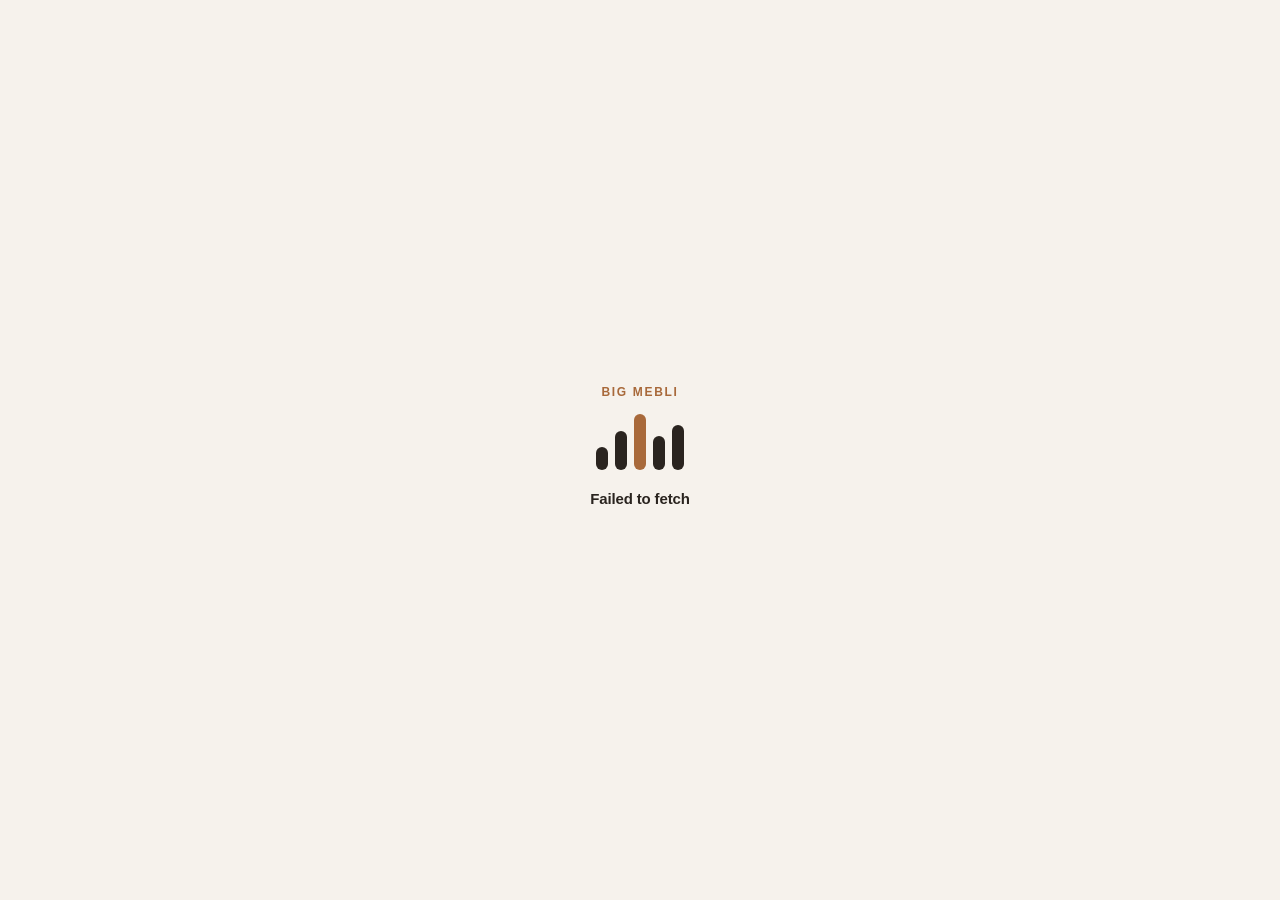
<file: index.html>
<!doctype html>
<html lang="uk">
<head>
<meta charset="utf-8">
<meta name="viewport" content="width=device-width, initial-scale=1">
<title>Big Mebli</title>
<script src="https://telegram.org/js/telegram-web-app.js"></script>
<script src="theme.js"></script>
<link rel="stylesheet" href="style.css">
<link rel="stylesheet" href="bento.css">
</head>
<body>
<script src="common.js"></script>
<script src="nav.js"></script>
<script>
const L = loader('Відкриваю дашборд…');
api('me').then(() => location.replace('dashboard.html')).catch(e => L.fail(e.message));
</script>
</body>
</html>
</file>
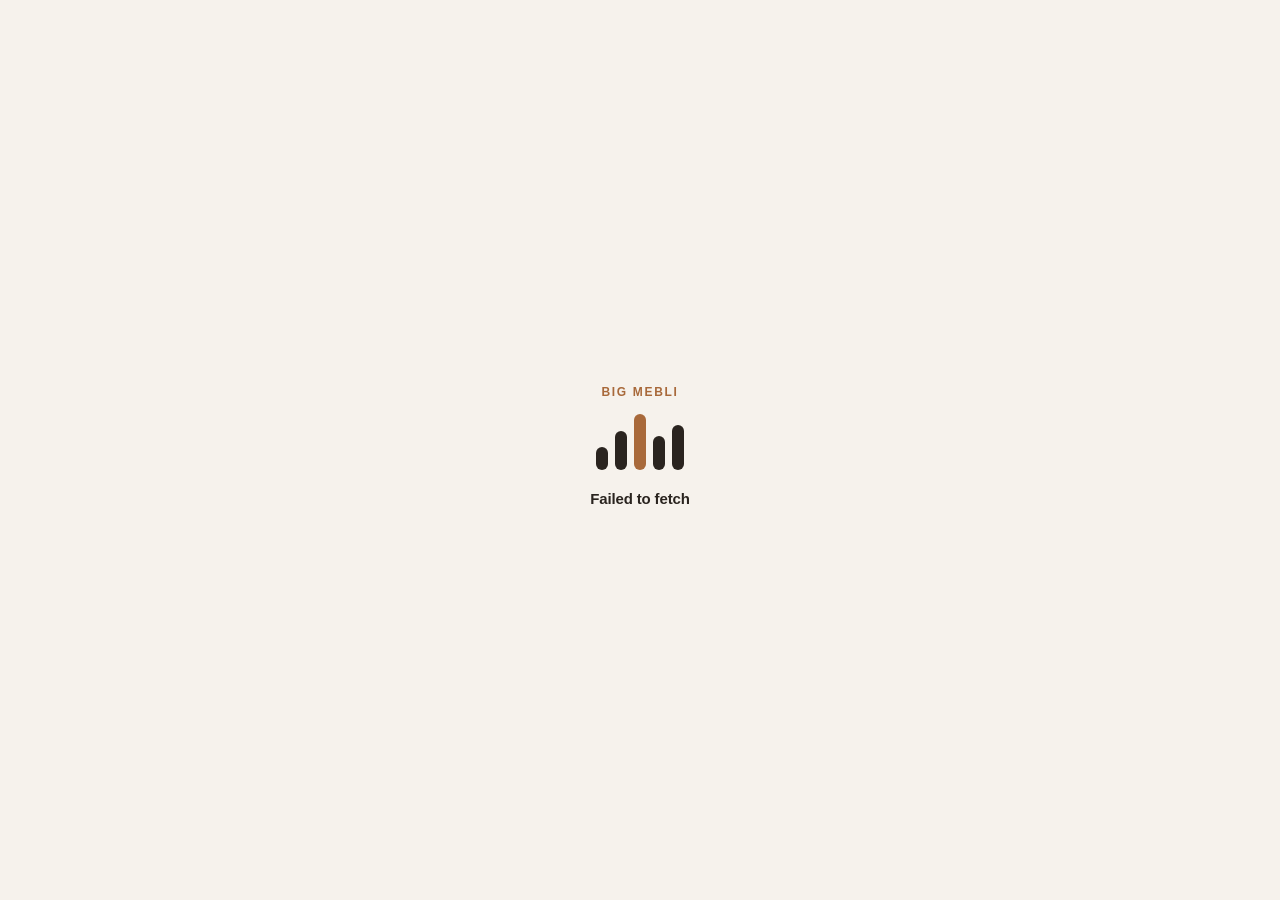
<file: dashboard.html>
<!doctype html>
<html lang="uk">
<head>
<meta charset="utf-8">
<meta name="viewport" content="width=device-width, initial-scale=1">
<title>Конкуренти · Reels</title>
<script src="https://telegram.org/js/telegram-web-app.js"></script>
<script src="theme.js"></script>
<link rel="stylesheet" href="style.css">
<link rel="stylesheet" href="bento.css">
<style>
.hm{display:grid;gap:4px;font-size:11.5px;margin-top:12px}
.hm .c{border-radius:10px;min-height:40px;display:flex;align-items:center;justify-content:center;font-weight:700}
.hm .h{color:var(--hint);display:flex;align-items:flex-end;justify-content:center;text-align:center;line-height:1.15;padding-bottom:4px;font-size:10.5px}
.hm .r{color:var(--text2);display:flex;align-items:center;line-height:1.2;font-size:12px}
.steps{display:grid;gap:8px;margin-top:12px;position:relative}
.steps>div{display:grid;grid-template-columns:26px 1fr auto;gap:10px;align-items:center;background:rgba(255,255,255,.07);border-radius:14px;padding:10px 12px}
.steps i{font-style:normal;width:26px;height:26px;border-radius:50%;background:var(--accent);color:#fff;display:flex;align-items:center;justify-content:center;font-weight:700;font-size:12px}
.steps b{font-size:14px}.steps small{display:block;font-size:11px;color:rgba(246,239,230,.6)}
.steps span{font-size:12px;font-weight:700;color:var(--accent)}
.nums{display:grid;gap:12px;margin-top:12px;counter-reset:i;padding:0;list-style:none}
.nums li{display:grid;grid-template-columns:24px 1fr;gap:10px;font-size:14px;line-height:1.5}
.nums li::before{counter-increment:i;content:counter(i);font-weight:800;font-size:18px;color:var(--accent)}
[data-tab]{display:none}[data-tab].show{display:contents}
</style>
</head>
<body>
<div class="page">
  <div class="head"><div><div class="brand">Big Mebli · конкуренти</div><h1 id="hi">Добрий день</h1><p id="sum">Завантажую дані…</p></div><div class="avatar" id="ava">BM</div></div>
  <div class="chips2" id="seg"><button data-t="o" class="on">Огляд</button><button data-t="f">Формати й хуки</button><button data-t="r">Рилси</button></div>
  <div class="err" id="err" hidden></div>

  <div class="bento">
    <!-- ОГЛЯД -->
    <div data-tab="o">
      <div class="t kpi2"><div class="top"><div class="ico">🎬</div><span id="b1"></span></div><div class="lbl">Рилсів за 90 днів</div><div class="num" id="k1">—</div><div class="cmp" id="c1"></div></div>
      <div class="t kpi2"><div class="top"><div class="ico">🔥</div><span id="b2"></span></div><div class="lbl">Хітів від 3× медіани</div><div class="num" id="k2">—</div><div class="cmp" id="c2"></div></div>
      <div class="t kpi2"><div class="top"><div class="ico">🏆</div></div><div class="lbl">Рекорд</div><div class="num" id="k3">—</div><div class="cmp" id="c3"></div></div>
      <div class="t kpi2"><div class="top"><div class="ico">👀</div></div><div class="lbl">Медіана переглядів</div><div class="num" id="k4">—</div><div class="cmp">типовий рилс конкурента</div></div>

      <div class="t tan w2"><span class="sh" data-shape="plus"></span><h4>Формати</h4><div class="muted">У скільки разів вище за звичайний результат автора</div><div class="row3" id="fRow"></div><div id="fBars" style="margin-top:8px"></div><div class="say" id="fSay"></div></div>

      <div class="t esp w2"><span class="sh" data-shape="star"></span><h4>Формула хіта</h4><div class="muted">Що найчастіше мають рилси від 3×</div><div class="steps" id="steps"></div><div class="say" id="stepSay"></div></div>

      <div class="t rose w2"><span class="sh" data-shape="heart"></span><h4>Ефект прийомів</h4><div class="muted">Наскільки рилси з прийомом сильніші, ніж без нього</div><div class="lst" id="lifts"></div><div class="say" id="liftSay"></div></div>

      <div class="t sage w2"><span class="sh" data-shape="tri"></span><h4>Тривалість</h4><div class="muted">Який хронометраж працює найкраще</div><div id="dur" style="margin-top:8px"></div><div class="say" id="durSay"></div></div>

      <div class="t w2"><h4>Конкуренти</h4><div class="muted">Розмір кола — медіана переглядів</div><div id="bub" style="margin-top:6px"></div><div class="lst" id="accList"></div></div>

      <div class="t w2"><h4>Головні висновки</h4><div class="muted">Сформовано автоматично</div><ol class="nums" id="ins"></ol></div>
    </div>

    <!-- ФОРМАТИ Й ХУКИ -->
    <div data-tab="f">
      <div class="t w2"><h4>Хуки серед хітів</h4><div class="muted">Яка перша секунда найчастіше в рилсах від 3×</div>
        <div style="display:flex;gap:14px;align-items:center;margin-top:10px"><div id="ring"></div><div style="flex:1;min-width:0" id="ringLeg"></div></div><div class="say" id="ringSay"></div></div>
      <div class="t tan w2"><span class="sh" data-shape="circle"></span><h4>Хук × формат</h4><div class="muted">Темніше — сильніше. У клітинці середнє «×»</div><div id="hm"></div><div class="say" id="hmSay"></div></div>
      <div class="t w2"><h4>Сила хуків</h4><div class="muted">Середнє «×» за типом хука</div><div id="hBars" style="margin-top:8px"></div></div>
      <div class="t w2"><h4>Динаміка по тижнях</h4><div class="muted">Скільки хітів з’являється щотижня</div><div id="wk" style="margin-top:8px"></div><div class="say" id="wkSay"></div></div>
    </div>

    <!-- РИЛСИ -->
    <div data-tab="r">
      <div class="t w4"><h4>Топ рилсів</h4><div class="muted">Торкніться, щоб відкрити в Instagram</div>
        <div class="bar"><select id="acc"><option value="">Усі акаунти</option></select><select id="fmtSel"><option value="">Усі формати</option></select></div>
        <div class="lst" id="list"></div></div>
    </div>
  </div>
</div>

<script src="common.js"></script>
<script src="nav.js"></script>
<script src="charts.js"></script>
<script>
enableBack();
const LD = loader('Завантажую аналітику…');
const $ = id => document.getElementById(id);
const n = v => Number(v) || 0;
const HIT = 3;
const FMT_ICON = {"до/після":"🔁","огляд тканини чи механізмів":"🧵","монтаж":"🔧","відгук клієнта":"💬","інтер'єр під метраж":"📐","огляд об'єкта з людиною":"🙋","тур без людини":"🎥","з чого складається ціна":"💰","виробництво":"🏭","порада/лайфхак":"💡"};
document.querySelectorAll('.sh').forEach(e => e.outerHTML = SHAPES[e.dataset.shape]);
const h = hello(); $('hi').textContent = h.text; $('ava').textContent = h.ini;
function showTab(t){if(t==='f'&&all.length)setTimeout(formats,0);document.querySelectorAll('[data-tab]').forEach(e=>e.classList.toggle('show',e.dataset.tab===t));document.querySelectorAll('#seg button').forEach(b=>b.classList.toggle('on',b.dataset.t===t));}
$('seg').onclick = e => { if (e.target.dataset.t) showTab(e.target.dataset.t); }; showTab('o');

let all = [];
const gAvg = (rows, key, min = 1) => { const g = {}; rows.filter(r => r[key]).forEach(r => (g[r[key]] = g[r[key]] || []).push(r._x));
  return Object.entries(g).filter(([, v]) => v.length >= min).map(([k, v]) => ({ k, v: avg(v), c: v.length })).sort((a, b) => b.v - a.v); };
const share = (rows, key) => { const g = {}; rows.filter(r => r[key]).forEach(r => g[r[key]] = (g[r[key]] || 0) + 1); const t = rows.filter(r => r[key]).length;
  return Object.entries(g).map(([k, c]) => ({ k, share: c / t, c })).sort((a, b) => b.c - a.c); };

api('reels').then(rows => {
  all = rows.map(r => ({ ...r, _x: n(r['x медіани']) }));
  if (!all.length) { $('sum').textContent = 'Даних ще немає. Запустіть блокнот у Colab.'; LD.done(); return; }
  overview(); list(); LD.done();
  [...new Set(all.map(r => r.account))].sort().forEach(a => $('acc').add(new Option('@' + a, a)));
  [...new Set(all.map(r => r['формат']).filter(Boolean))].sort().forEach(f => $('fmtSel').add(new Option(f, f)));
}).catch(e => { LD.fail(e.message); });

function overview() {
  const hits = all.filter(r => r._x >= HIT), accs = [...new Set(all.map(r => r.account))];
  const best = all.reduce((a, b) => b._x > a._x ? b : a);
  const now = Date.now(), d30 = r => now - new Date(String(r['дата']).slice(0, 10)) < 30 * 864e5, d60 = r => { const t = now - new Date(String(r['дата']).slice(0, 10)); return t >= 30 * 864e5 && t < 60 * 864e5; };
  const last = all.filter(d30).length, prev = all.filter(d60).length;
  $('k1').textContent = all.length; $('c1').textContent = `${accs.length} акаунтів · ${last} за 30 днів`; if (prev) $('b1').innerHTML = badge(last / prev - 1);
  $('k2').textContent = hits.length; $('c2').textContent = `${Math.round(hits.length / all.length * 100)}% від усіх рилсів`;
  const hl = hits.filter(d30).length, hp = hits.filter(d60).length; if (hp) $('b2').innerHTML = badge(hl / hp - 1);
  $('k3').textContent = fx(best._x); $('c3').textContent = '@' + best.account + ' · ' + fk(n(best['перегляди']));
  $('k4').textContent = fk(median(all.map(r => n(r['перегляди']))));
  $('sum').textContent = `${accs.length} конкурентів, ${all.length} рилсів, ${hits.length} хітів. Оновлено ${String(all[0]['оновлено'] || '').slice(0, 16)}.`;

  // формати
  const F = gAvg(all, 'формат');
  $('fRow').innerHTML = F.slice(0, 3).map(f => `<div><b>${fx(f.v)}</b><span>${esc(f.k.length > 14 ? f.k.slice(0, 13) + '…' : f.k)}</span></div>`).join('');
  $('fBars').innerHTML = vbars(F.map(f => ({ k: f.k, short: (FMT_ICON[f.k] || '•'), v: f.v, tip: `${f.k}: ${fx(f.v)}, ${f.c} рилс.` })), { fmt: fx, ref: 1, refLabel: '1×', h: 140, W: $('fBars').clientWidth });
  if (F.length > 1) $('fSay').innerHTML = `<b>${esc(F[0].k)}</b> дає ${fx(F[0].v)}, це у ${(F[0].v / Math.max(F[F.length - 1].v, .01)).toFixed(1).replace('.', ',')} раза більше за «${esc(F[F.length - 1].k)}».`;

  // формула
  const base = hits.length ? hits : [...all].sort((a, b) => b._x - a._x).slice(0, 10);
  const H = share(base, 'тип хука')[0], Fm = share(base, 'формат')[0], C = share(base.filter(r => r['заклик'] && r['заклик'] !== 'немає'), 'заклик')[0];
  const st = (i, l, o) => `<div><i>${i}</i><div><small>${l}</small><b>${o ? esc(o.k) : '—'}</b></div><span>${o ? Math.round(o.share * 100) + '%' : ''}</span></div>`;
  $('steps').innerHTML = st(1, 'Хук', H) + st(2, 'Формат', Fm) + st(3, 'Заклик', C);
  $('stepSay').innerHTML = H && Fm ? `Наш наступний ролик: «${esc(H.k)}» на початку, формат «${esc(Fm.k)}»${C ? `, наприкінці «${esc(C.k)}»` : ''}.` : 'Потрібен розбір Drex.';

  // ефект прийомів
  const defs = [['ціна в ролику', 'Ціна в ролику', '💰'], ['людина в кадрі', 'Людина в кадрі', '🙋'], ['ЖК/район', 'ЖК або район', '📍'], ['сила хука', 'Сильний хук', '🪝', v => v === 'сильний', v => v && v !== 'сильний']];
  const L = defs.map(([k, l, ic, y, no]) => { y = y || (v => v === 'так'); no = no || (v => v === 'ні');
    const a = all.filter(r => y(r[k])).map(r => r._x), b = all.filter(r => no(r[k])).map(r => r._x);
    return { l, ic, ok: a.length > 1 && b.length > 1, lift: avg(a) / Math.max(avg(b), .01) - 1, a: avg(a), b: avg(b), ca: a.length }; }).filter(x => x.ok).sort((p, q) => q.lift - p.lift);
  $('lifts').innerHTML = L.map(x => `<div class="li"><div class="ico">${x.ic}</div><div><b>${x.l}</b><small>${fx(x.a)} проти ${fx(x.b)} без</small></div>${badge(x.lift)}</div>`).join('') || '<div class="muted">Потрібен розбір Drex</div>';
  if (L.length) $('liftSay').innerHTML = L[0].lift > 0 ? `Додавайте <b>${L[0].l.toLowerCase()}</b>: це дає ${pct(L[0].lift)} до результату.` : 'Жоден прийом поки не дає явної переваги.';

  // тривалість
  const DB = [['до 15с', 0, 15], ['15–30с', 15, 30], ['30–60с', 30, 60], ['60+с', 60, 1e9]].map(([k, a, b]) => { const v = all.filter(r => n(r['тривалість']) >= a && n(r['тривалість']) < b && n(r['тривалість']) > 0).map(r => r._x); return { k, v: avg(v), c: v.length }; }).filter(d => d.c);
  $('dur').innerHTML = vbars(DB.map(d => ({ ...d, tip: `${d.k}: ${fx(d.v)}, ${d.c} рилс.` })), { fmt: fx, ref: 1, refLabel: '1×', h: 130, bw: 26, W: $('dur').clientWidth });
  const bd = [...DB].sort((a, b) => b.v - a.v)[0]; if (bd) $('durSay').innerHTML = `Оптимум — <b>${bd.k}</b> (${fx(bd.v)}).`;

  // конкуренти
  const A = accs.map(a => { const l = all.filter(r => r.account === a); return { a, med: n(l[0]['медіана акаунта']), hits: l.filter(r => r._x >= HIT).length, best: Math.max(...l.map(r => r._x)) }; }).sort((p, q) => q.med - p.med);
  $('bub').innerHTML = bubbles(A.map(x => ({ v: x.med, label: fk(x.med), tip: `@${x.a}: медіана ${fk(x.med)}, хітів ${x.hits}` })), { W: $('bub').clientWidth });
  $('accList').innerHTML = A.slice(0, 5).map((x, i) => `<div class="li"><div class="ico">${i + 1}</div><div><b>@${esc(x.a)}</b><small>хітів ${x.hits} · рекорд ${fx(x.best)}</small></div><span class="pill${i === 0 ? ' acc' : ''}">${fk(x.med)}</span></div>`).join('');

  // висновки
  const ins = [];
  if (F.length) ins.push(`Найсильніший формат — <b>${esc(F[0].k)}</b> (${fx(F[0].v)}).`);
  const HK = gAvg(all, 'тип хука', 2); if (HK.length) ins.push(`Найкраще чіпляє хук «<b>${esc(HK[0].k)}</b>» (${fx(HK[0].v)}).`);
  if (L.length && L[0].lift > 0) ins.push(`${L[0].l}: такі рилси на <b>${pct(L[0].lift)}</b> сильніші.`);
  if (bd) ins.push(`Найкраща тривалість — <b>${bd.k}</b>.`);
  const ah = [...A].sort((p, q) => q.hits - p.hits)[0]; if (ah && ah.hits) ins.push(`Найбільше хітів у <b>@${esc(ah.a)}</b> (${ah.hits}). Розберіть їхні ролики першими.`);
  $('ins').innerHTML = ins.map(t => `<li><span>${t}</span></li>`).join('');
}

function formats() {
  const hits = all.filter(r => r._x >= HIT && r['тип хука']); const S = share(hits.length ? hits : all, 'тип хука');
  $('ring').innerHTML = rings(S, { size: 140 }); $('ringLeg').innerHTML = ringLegend(S);
  if (S[0]) $('ringSay').innerHTML = `Кожен ${Math.max(1, Math.round(1 / S[0].share))}-й хіт починається з «<b>${esc(S[0].k)}</b>».`;
  const hooks = gAvg(all, 'тип хука').slice(0, 4).map(d => d.k), fmts = gAvg(all, 'формат').slice(0, 4).map(d => d.k);
  if (hooks.length && fmts.length) {
    const cell = {}; let mx = 0, best = '';
    all.forEach(r => { const k = r['тип хука'] + '|' + r['формат']; if (hooks.includes(r['тип хука']) && fmts.includes(r['формат'])) (cell[k] = cell[k] || []).push(r._x); });
    Object.entries(cell).forEach(([k, v]) => { if (avg(v) > mx) { mx = avg(v); best = k; } });
    let s = `<div class="hm" style="grid-template-columns:80px repeat(${fmts.length},1fr)"><div></div>` + fmts.map(f => `<div class="h">${esc(f)}</div>`).join('');
    hooks.forEach(k => { s += `<div class="r">${esc(k)}</div>`; fmts.forEach(f => { const v = cell[k + '|' + f]; if (!v) { s += '<div class="c" style="background:var(--tile);color:var(--hint)">·</div>'; return; }
      const t = Math.min(avg(v) / mx, 1); s += `<div class="c" data-tip="${esc(k)} + ${esc(f)}: ${fx(avg(v))}, ${v.length} рилс." style="background:color-mix(in oklab,var(--esp) ${Math.round(8 + t * 84)}%,var(--tile));color:${t > .5 ? 'var(--esp-text)' : 'var(--text)'}">${fx(avg(v))}</div>`; }); });
    $('hm').innerHTML = s + '</div>'; const [bh, bf] = best.split('|'); $('hmSay').innerHTML = `Найсильніше: <b>${esc(bh)}</b> + <b>${esc(bf)}</b> (${fx(mx)}). Крапки — ніша, яку ніхто не зайняв.`;
  }
  const HK = gAvg(all, 'тип хука'); $('hBars').innerHTML = vbars(HK.map(x => ({ k: x.k, short: x.k.split(' ')[0].slice(0, 7), v: x.v, tip: `${x.k}: ${fx(x.v)}` })), { fmt: fx, ref: 1, refLabel: '1×', h: 150, W: $('hBars').clientWidth });
  const wk = d => { const t = new Date(String(d).slice(0, 10)); if (isNaN(t)) return null; t.setDate(t.getDate() - ((t.getDay() + 6) % 7)); return t.toISOString().slice(0, 10); };
  const g = {}; all.forEach(r => { const w = wk(r['дата']); if (w) { g[w] = g[w] || [0, 0]; g[w][0]++; if (r._x >= HIT) g[w][1]++; } });
  const W = Object.keys(g).sort().slice(-10);
  $('wk').innerHTML = vbars(W.map(w => ({ k: w, short: w.slice(8) + '.' + w.slice(5, 7), v: g[w][1], tip: `Тиждень з ${w.slice(8)}.${w.slice(5, 7)}: ${g[w][0]} рилс., хітів ${g[w][1]}` })), { fmt: v => v + ' хіт.', h: 140, W: $('wk').clientWidth });
  $('wkSay').innerHTML = `Конкуренти разом публікують ~<b>${Math.round(avg(W.map(w => g[w][0])))}</b> рилсів на тиждень.`;
}

['acc', 'fmtSel'].forEach(id => $(id).onchange = list);
function list() {
  const a = $('acc').value, f = $('fmtSel').value;
  const rows = all.filter(r => (!a || r.account === a) && (!f || r['формат'] === f)).sort((p, q) => q._x - p._x).slice(0, 30);
  $('list').innerHTML = rows.map(r => `<div class="li" style="cursor:pointer" onclick="tg ? tg.openLink('${esc(r.url)}') : open('${esc(r.url)}')">
    <div class="ico">${FMT_ICON[r['формат']] || '🎬'}</div>
    <div><b>${r['хук'] ? '«' + esc(r['хук']) + '»' : esc(r['тема'] || 'Без мови')}</b><small>@${esc(r.account)} · ${fk(n(r['перегляди']))} · ${esc(r['формат'] || '')}${r['тип хука'] ? ' · ' + esc(r['тип хука']) : ''}</small></div>
    <span class="pill${r._x >= HIT ? ' acc' : ''}">${fx(r._x)}</span></div>`).join('') || '<div class="muted">Нічого не знайдено</div>';
}
</script>
</body>
</html>
</file>
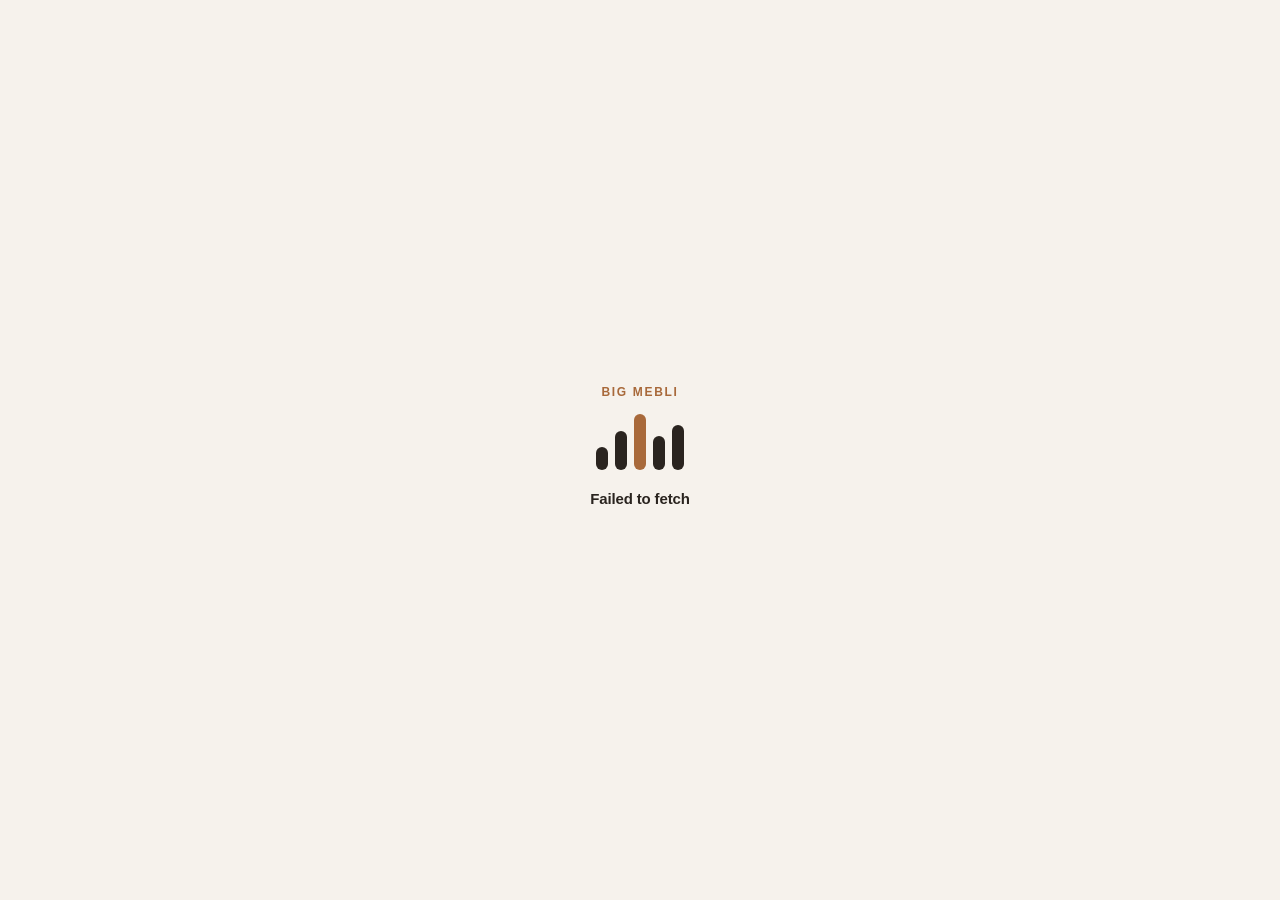
<file: ideas.html>
<!doctype html>
<html lang="uk">
<head>
<meta charset="utf-8">
<meta name="viewport" content="width=device-width, initial-scale=1">
<title>Банк ідей</title>
<script src="https://telegram.org/js/telegram-web-app.js"></script>
<script src="theme.js"></script>
<link rel="stylesheet" href="style.css">
<link rel="stylesheet" href="bento.css">
<style>body{padding:16px 16px 100px!important}</style>
</head>
<body>
<h1>💡 Банк ідей</h1>
<div class="tabs" id="tabs">
  <button data-t="hits" class="on">🔥 Хіти</button>
  <button data-t="Ідеї">Ідеї</button>
  <button data-t="У роботі">У роботі</button>
  <button data-t="Знято">Знято</button>
</div>
<form class="add" id="add" hidden>
  <input id="title" placeholder="Ідея: що знімаємо" required>
  <input id="hook" placeholder="Хук (перша фраза)">
  <select id="format">
    <option value="">Формат</option>
    <option>до/після</option><option>огляд тканини чи механізмів</option><option>монтаж</option>
    <option>відгук клієнта</option><option>інтер'єр під метраж</option><option>огляд об'єкта з людиною</option>
    <option>з чого складається ціна</option><option>виробництво</option><option>порада/лайфхак</option><option>інше</option>
  </select>
  <button class="btn" type="submit">+ Додати ідею</button>
</form>
<div class="hint" id="info">Завантажую…</div>
<div id="list"></div>
<div class="err" id="err" hidden></div>
<script src="common.js"></script>
<script src="nav.js"></script>
<script>
enableBack();
const LD = loader('Завантажую ідеї…');
const $ = id => document.getElementById(id);
const n = v => Number(v) || 0;
const NEXT = { 'Ідеї': 'У роботі', 'У роботі': 'Знято' };
const PREV = { 'У роботі': 'Ідеї', 'Знято': 'У роботі' };
let tab = 'hits', reels = [], ideas = [];

function fail(e) { if (document.getElementById('loader')) LD.fail(e.message); $('err').hidden = false; $('err').textContent = e.message; }
function load() {
  return Promise.all([api('reels'), api('ideas')]).then(([r, i]) => { reels = r; ideas = i; $('info').textContent = ''; render(); LD.done(); }).catch(fail);
}
load();

$('tabs').onclick = e => {
  if (!e.target.dataset.t) return;
  tab = e.target.dataset.t;
  [...$('tabs').children].forEach(b => b.classList.toggle('on', b === e.target));
  render();
};

function render() {
  $('add').hidden = tab !== 'Ідеї';
  if (tab === 'hits') {
    const used = new Set(ideas.map(i => i['джерело (url)']));
    const hits = reels.filter(r => n(r['x медіани']) >= 2).sort((a, b) => n(b['x медіани']) - n(a['x медіани']));
    $('list').innerHTML = hits.map((r, k) => `
      <div class="card">
        <div class="top"><span>@${esc(r.account)} · ${n(r['перегляди']).toLocaleString('uk')} перегл.</span><span class="x">×${n(r['x медіани']).toFixed(1)}</span></div>
        ${r['хук'] ? `<div class="hook">«${esc(r['хук'])}»</div>` : ''}
        <div>${esc(r['тема'])}</div>
        ${r['формат'] ? `<span class="tag">${esc(r['формат'])}</span>` : ''}
        <div class="row">
          ${used.has(r.url) ? '<span class="hint">✓ вже на дошці</span>' : `<button class="btn" onclick="fromHit(${k})">+ На дошку</button>`}
          <a class="btn ghost" href="${esc(r.url)}" onclick="tg && tg.openLink(this.href); return !tg;">Дивитись</a>
        </div>
      </div>`).join('') || '<div class="hint">Хітів (×2 і більше) поки немає. Запустіть блокнот у Colab.</div>';
    window._hits = hits;
  } else {
    const list = ideas.filter(i => i['статус'] === tab);
    $('list').innerHTML = list.map(i => `
      <div class="card">
        <div class="hook">${esc(i['назва'])}</div>
        ${i['хук'] ? `<div>«${esc(i['хук'])}»</div>` : ''}
        ${i['формат'] ? `<span class="tag">${esc(i['формат'])}</span>` : ''}
        <div class="hint">${esc(i['відповідальний'])}</div>
        <div class="row">
          ${PREV[tab] ? `<button class="btn ghost" onclick="move('${esc(i.id)}','${PREV[tab]}')">← ${PREV[tab]}</button>` : ''}
          ${NEXT[tab] ? `<button class="btn" onclick="move('${esc(i.id)}','${NEXT[tab]}')">${NEXT[tab]} →</button>` : ''}
          ${i['джерело (url)'] ? `<a class="btn ghost" href="${esc(i['джерело (url)'])}" onclick="tg && tg.openLink(this.href); return !tg;">Зразок</a>` : ''}
        </div>
      </div>`).join('') || '<div class="hint">Порожньо.</div>';
  }
}

function fromHit(k) {
  const r = window._hits[k];
  api('addIdea', { title: r['тема'] || 'Ідея з @' + r.account, source: r.url, format: r['формат'], hook: r['хук'] })
    .then(load).then(() => tg && tg.showAlert && tg.showAlert('Додано в «Ідеї»')).catch(fail);
}
function move(id, status) { api('moveIdea', { id, status }).then(load).catch(fail); }

$('add').onsubmit = e => {
  e.preventDefault();
  api('addIdea', { title: $('title').value, hook: $('hook').value, format: $('format').value })
    .then(() => { $('add').reset(); return load(); }).catch(fail);
};
</script>
</body>
</html>
</file>
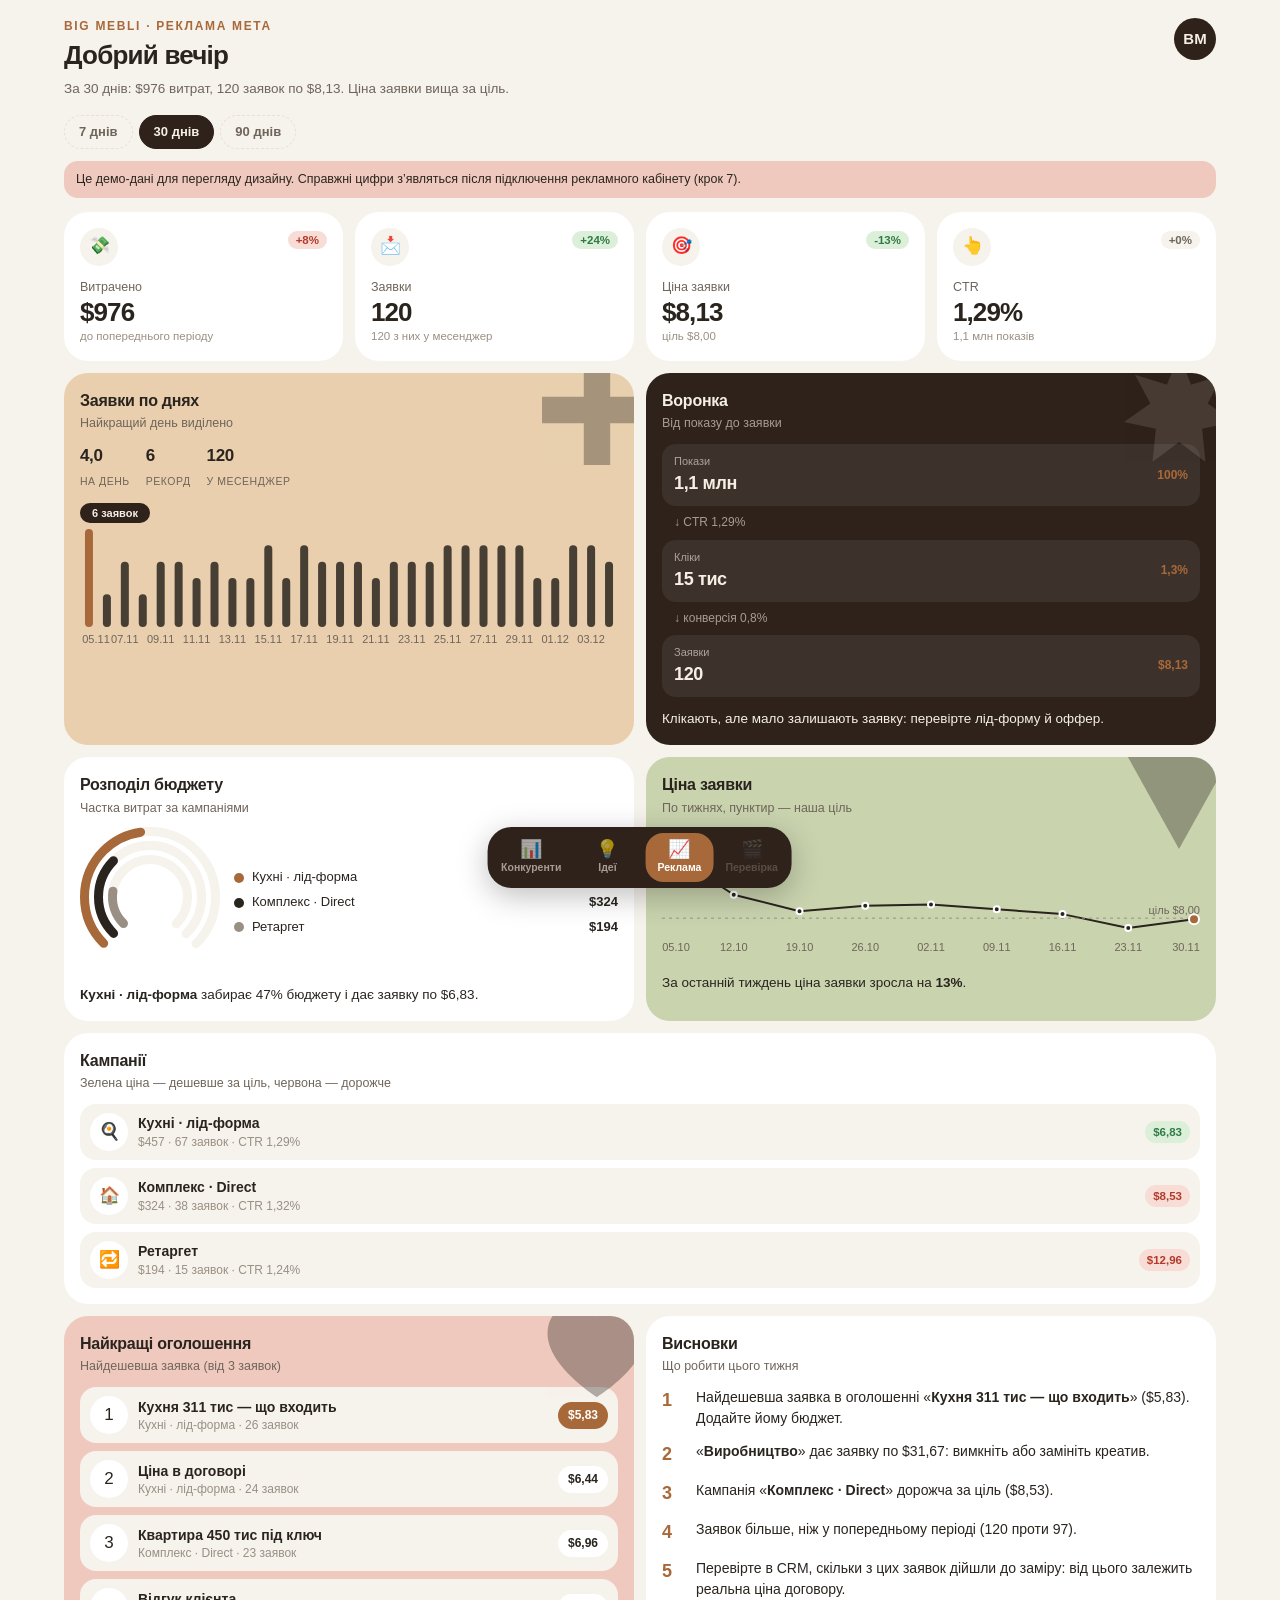
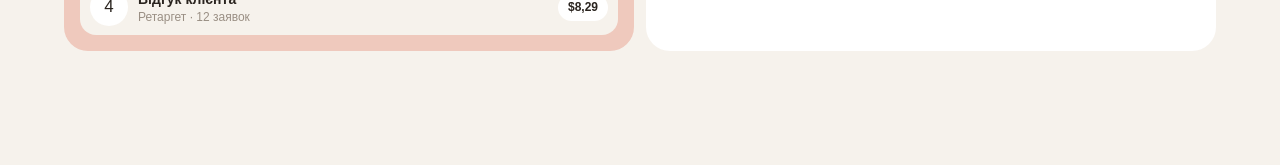
<file: ourads.html>
<!doctype html>
<html lang="uk">
<head>
<meta charset="utf-8">
<meta name="viewport" content="width=device-width, initial-scale=1">
<title>Наша реклама</title>
<script src="https://telegram.org/js/telegram-web-app.js"></script>
<script src="theme.js"></script>
<link rel="stylesheet" href="style.css">
<link rel="stylesheet" href="bento.css">
<style>
.steps{display:grid;gap:8px;margin-top:12px;position:relative}
.steps>div{display:grid;grid-template-columns:1fr auto;gap:10px;align-items:center;border-radius:14px;padding:10px 12px;background:rgba(255,255,255,.07)}
.steps b{font-size:18px;letter-spacing:-.02em}.steps small{display:block;font-size:11px;color:rgba(246,239,230,.6)}
.steps span{font-size:12px;font-weight:700;color:var(--accent)}
.steps>.cv{background:transparent;padding:0 12px;font-size:12px;color:rgba(246,239,230,.6)}
.nums{display:grid;gap:12px;margin-top:12px;counter-reset:i;padding:0;list-style:none}
.nums li{display:grid;grid-template-columns:24px 1fr;gap:10px;font-size:14px;line-height:1.5}
.nums li::before{counter-increment:i;content:counter(i);font-weight:800;font-size:18px;color:var(--accent)}
</style>
</head>
<body>
<div class="page">
  <div class="head"><div><div class="brand">Big Mebli · реклама Meta</div><h1 id="hi">Добрий день</h1><p id="sum">Завантажую дані…</p></div><div class="avatar" id="ava">BM</div></div>
  <div class="chips2" id="per"><button data-d="7">7 днів</button><button data-d="30" class="on">30 днів</button><button data-d="90">90 днів</button></div>
  <div class="demo" id="demo" hidden>Це демо-дані для перегляду дизайну. Справжні цифри з’являться після підключення рекламного кабінету (крок 7).</div>
  <div class="err" id="err" hidden></div>

  <div class="bento">
    <div class="t kpi2"><div class="top"><div class="ico">💸</div><span id="b1"></span></div><div class="lbl">Витрачено</div><div class="num" id="k1">—</div><div class="cmp">до попереднього періоду</div></div>
    <div class="t kpi2"><div class="top"><div class="ico">📩</div><span id="b2"></span></div><div class="lbl">Заявки</div><div class="num" id="k2">—</div><div class="cmp" id="c2"></div></div>
    <div class="t kpi2"><div class="top"><div class="ico">🎯</div><span id="b3"></span></div><div class="lbl">Ціна заявки</div><div class="num" id="k3">—</div><div class="cmp" id="c3"></div></div>
    <div class="t kpi2"><div class="top"><div class="ico">👆</div><span id="b4"></span></div><div class="lbl">CTR</div><div class="num" id="k4">—</div><div class="cmp" id="c4"></div></div>

    <div class="t tan w2"><span class="sh" data-shape="plus"></span><h4>Заявки по днях</h4><div class="muted">Найкращий день виділено</div><div class="row3" id="dRow"></div><div id="days" style="margin-top:8px"></div></div>

    <div class="t esp w2"><span class="sh" data-shape="star"></span><h4>Воронка</h4><div class="muted">Від показу до заявки</div><div class="steps" id="funnel"></div><div class="say" id="funSay"></div></div>

    <div class="t w2"><h4>Розподіл бюджету</h4><div class="muted">Частка витрат за кампаніями</div>
      <div style="display:flex;gap:14px;align-items:center;margin-top:10px"><div id="ring"></div><div style="flex:1;min-width:0" id="ringLeg"></div></div><div class="say" id="ringSay"></div></div>

    <div class="t sage w2"><span class="sh" data-shape="tri"></span><h4>Ціна заявки</h4><div class="muted">По тижнях, пунктир — наша ціль</div><div id="cpl" style="margin-top:8px"></div><div class="say" id="cplSay"></div></div>

    <div class="t w4"><h4>Кампанії</h4><div class="muted">Зелена ціна — дешевше за ціль, червона — дорожче</div><div class="lst" id="camps"></div></div>

    <div class="t rose w2"><span class="sh" data-shape="heart"></span><h4>Найкращі оголошення</h4><div class="muted">Найдешевша заявка (від 3 заявок)</div><div class="lst" id="ads"></div></div>

    <div class="t w2"><h4>Висновки</h4><div class="muted">Що робити цього тижня</div><ol class="nums" id="ins"></ol></div>
  </div>
</div>

<script src="common.js"></script>
<script src="nav.js"></script>
<script src="charts.js"></script>
<script>
enableBack();
const LD = loader('Завантажую рекламу…');
const CPL_TARGET = 8;   // ціль: ціна заявки в $ (можна змінити)
const $ = id => document.getElementById(id);
const n = v => Number(String(v).replace(',', '.')) || 0;
document.querySelectorAll('.sh').forEach(e => e.outerHTML = SHAPES[e.dataset.shape]);
const h = hello(); $('hi').textContent = h.text; $('ava').textContent = h.ini;
let rows = [], days = 30;

function demo() {
  const C = [['Кухні · лід-форма', ['Кухня 311 тис — що входить', 'Ціна в договорі', 'Старт від 10%']], ['Комплекс · Direct', ['Квартира 450 тис під ключ', '3D → готова кухня']], ['Ретаргет', ['Відгук клієнта', 'Виробництво']]];
  const out = [], today = new Date(); let seed = 7; const rnd = () => (seed = (seed * 9301 + 49297) % 233280) / 233280;
  for (let d = 89; d >= 0; d--) { const dt = new Date(today - d * 864e5).toISOString().slice(0, 10);
    C.forEach(([c, ads], ci) => ads.forEach((a, ai) => { const sp = [14, 10, 6][ci] / ads.length * (0.7 + rnd() * .6) * (d < 30 ? 1.1 : 1), imp = sp * (900 + rnd() * 500), cl = imp * (0.008 + rnd() * .01), ld = Math.round(sp / ([6.5, 9, 7][ci] + ai * 1.5) * (0.6 + rnd() * .8));
      out.push({ 'дата': dt, 'кампанія': c, 'оголошення': a, 'витрата': +sp.toFixed(2), 'покази': Math.round(imp), 'кліки': Math.round(cl), 'заявки': ld, 'повідомлення': Math.round(ld * .4 + .3) }); })); }
  return out;
}

api('ourAds').then(r => { rows = r.length ? r : (($('demo').hidden = false), demo()); draw(); LD.done(); })
  .catch(e => { if (/доступ|Telegram/i.test(e.message)) return LD.fail(e.message); rows = demo(); $('demo').hidden = false; draw(); LD.done(); });

$('per').onclick = e => { if (!e.target.dataset.d) return; days = +e.target.dataset.d; [...$('per').children].forEach(b => b.classList.toggle('on', b === e.target)); draw(); };

function sum(rs, k) { return rs.reduce((s, r) => s + n(r[k]), 0); }
function draw() {
  const end = new Date(Math.max(...rows.map(r => new Date(String(r['дата']).slice(0, 10))))), dd = r => (end - new Date(String(r['дата']).slice(0, 10))) / 864e5;
  const cur = rows.filter(r => dd(r) < days), prev = rows.filter(r => dd(r) >= days && dd(r) < days * 2);
  const S = sum(cur, 'витрата'), Ld = sum(cur, 'заявки'), Im = sum(cur, 'покази'), Cl = sum(cur, 'кліки'), Ms = sum(cur, 'повідомлення');
  const pS = sum(prev, 'витрата'), pL = sum(prev, 'заявки'), pI = sum(prev, 'покази'), pC = sum(prev, 'кліки');
  const cpl = S / Math.max(Ld, 1), pcpl = pS / Math.max(pL, 1), ctr = Cl / Math.max(Im, 1), pctr = pC / Math.max(pI, 1);
  $('k1').textContent = fm(S); $('k2').textContent = Ld; $('k3').textContent = fm(cpl); $('k4').textContent = (ctr * 100).toFixed(2).replace('.', ',') + '%';
  $('c2').textContent = `${Ms} з них у месенджер`; $('c3').textContent = `ціль ${fm(CPL_TARGET)}`; $('c4').textContent = `${fk(Im)} показів`;
  if (prev.length) { $('b1').innerHTML = badge(S / pS - 1, true); $('b2').innerHTML = badge(Ld / pL - 1); $('b3').innerHTML = badge(cpl / pcpl - 1, true); $('b4').innerHTML = badge(ctr / pctr - 1); }
  $('sum').textContent = `За ${days} днів: ${fm(S)} витрат, ${Ld} заявок по ${fm(cpl)}. ${cpl <= CPL_TARGET ? 'Ціна заявки в межах цілі.' : 'Ціна заявки вища за ціль.'}`;

  // по днях (останні до 30 точок; для 90 днів — по тижнях)
  const key = days > 30 ? (d => { const t = new Date(d); t.setDate(t.getDate() - ((t.getDay() + 6) % 7)); return t.toISOString().slice(0, 10); }) : (d => d);
  const g = {}; cur.forEach(r => { const k = key(String(r['дата']).slice(0, 10)); g[k] = g[k] || { s: 0, l: 0 }; g[k].s += n(r['витрата']); g[k].l += n(r['заявки']); });
  const K = Object.keys(g).sort(); const best = K.reduce((a, k) => g[k].l > (g[a] || { l: -1 }).l ? k : a, K[0]);
  $('days').innerHTML = vbars(K.map(k => ({ k, short: k.slice(8) + '.' + k.slice(5, 7), v: g[k].l, tip: `${k.slice(8)}.${k.slice(5, 7)}: ${g[k].l} заявок, ${fm(g[k].s)}` })), { fmt: v => v + ' заявок', h: 150, bw: days > 30 ? 16 : 8, W: $('days').clientWidth });
  $('dRow').innerHTML = `<div><b>${(Ld / Math.max(K.length, 1)).toFixed(1).replace('.', ',')}</b><span>${days > 30 ? 'на тиждень' : 'на день'}</span></div><div><b>${best ? g[best].l : 0}</b><span>рекорд</span></div><div><b>${Ms}</b><span>у месенджер</span></div>`;

  // воронка
  $('funnel').innerHTML = `<div><div><small>Покази</small><b>${fk(Im)}</b></div><span>100%</span></div><div class="cv">↓ CTR ${(ctr * 100).toFixed(2).replace('.', ',')}%</div>
    <div><div><small>Кліки</small><b>${fk(Cl)}</b></div><span>${(ctr * 100).toFixed(1).replace('.', ',')}%</span></div><div class="cv">↓ конверсія ${(Ld / Math.max(Cl, 1) * 100).toFixed(1).replace('.', ',')}%</div>
    <div><div><small>Заявки</small><b>${Ld}</b></div><span>${fm(cpl)}</span></div>`;
  $('funSay').innerHTML = Ld / Math.max(Cl, 1) < .05 ? 'Клікають, але мало залишають заявку: перевірте лід-форму й оффер.' : ctr < .008 ? 'Мало кліків: креативи не чіпляють, тестуйте нові хуки.' : 'Воронка здорова. Масштабуйте найдешевші оголошення.';

  // бюджет
  const cg = {}; cur.forEach(r => { const c = r['кампанія']; cg[c] = cg[c] || { s: 0, l: 0, i: 0, c: 0 }; cg[c].s += n(r['витрата']); cg[c].l += n(r['заявки']); cg[c].i += n(r['покази']); cg[c].c += n(r['кліки']); });
  const CS = Object.entries(cg).map(([k, v]) => ({ k, ...v, share: v.s / Math.max(S, .01), cpl: v.s / Math.max(v.l, 1) })).sort((a, b) => b.s - a.s);
  $('ring').innerHTML = rings(CS, { size: 140 }); $('ringLeg').innerHTML = ringLegend(CS, { val: d => fm(d.s) });
  const top = CS[0]; if (top) $('ringSay').innerHTML = `<b>${esc(top.k)}</b> забирає ${Math.round(top.share * 100)}% бюджету і дає заявку по ${fm(top.cpl)}.`;

  // CPL по тижнях
  const wk = {}; rows.filter(r => dd(r) < Math.max(days, 56)).forEach(r => { const k = key.call ? (d => { const t = new Date(d); t.setDate(t.getDate() - ((t.getDay() + 6) % 7)); return t.toISOString().slice(0, 10); })(String(r['дата']).slice(0, 10)) : ''; wk[k] = wk[k] || { s: 0, l: 0 }; wk[k].s += n(r['витрата']); wk[k].l += n(r['заявки']); });
  const WK = Object.keys(wk).sort();
  $('cpl').innerHTML = line(WK.map(k => ({ k: k.slice(8) + '.' + k.slice(5, 7), v: wk[k].s / Math.max(wk[k].l, 1) })), { fmt: fm, target: CPL_TARGET, targetLabel: 'ціль ' + fm(CPL_TARGET), h: 130, W: $('cpl').clientWidth });
  if (WK.length > 1) { const a = wk[WK[WK.length - 1]], b = wk[WK[WK.length - 2]], ch = (a.s / Math.max(a.l, 1)) / (b.s / Math.max(b.l, 1)) - 1;
    $('cplSay').innerHTML = `За останній тиждень ціна заявки ${ch < 0 ? 'знизилась' : 'зросла'} на <b>${Math.abs(Math.round(ch * 100))}%</b>.`; }

  // кампанії
  $('camps').innerHTML = CS.map((c, i) => `<div class="li"><div class="ico">${['🍳', '🏠', '🔁', '📣', '🪑'][i] || '📣'}</div><div><b>${esc(c.k)}</b><small>${fm(c.s)} · ${c.l} заявок · CTR ${(c.c / Math.max(c.i, 1) * 100).toFixed(2).replace('.', ',')}%</small></div><span class="badge ${c.cpl <= CPL_TARGET ? 'pos' : 'neg'}">${fm(c.cpl)}</span></div>`).join('');

  // оголошення
  const ag = {}; cur.forEach(r => { const a = r['оголошення'] || '—'; ag[a] = ag[a] || { s: 0, l: 0, c: r['кампанія'] }; ag[a].s += n(r['витрата']); ag[a].l += n(r['заявки']); });
  const AD = Object.entries(ag).map(([k, v]) => ({ k, ...v, cpl: v.s / Math.max(v.l, 1) })).filter(a => a.l >= 3).sort((a, b) => a.cpl - b.cpl);
  $('ads').innerHTML = AD.slice(0, 4).map((a, i) => `<div class="li"><div class="ico">${i + 1}</div><div><b>${esc(a.k)}</b><small>${esc(a.c)} · ${a.l} заявок</small></div><span class="pill${i === 0 ? ' acc' : ''}">${fm(a.cpl)}</span></div>`).join('') || '<div class="muted">Замало заявок</div>';

  // висновки
  const ins = [];
  if (AD[0]) ins.push(`Найдешевша заявка в оголошенні «<b>${esc(AD[0].k)}</b>» (${fm(AD[0].cpl)}). Додайте йому бюджет.`);
  const worst = AD[AD.length - 1]; if (worst && worst.cpl > CPL_TARGET * 1.5) ins.push(`«<b>${esc(worst.k)}</b>» дає заявку по ${fm(worst.cpl)}: вимкніть або замініть креатив.`);
  const exp = CS.filter(c => c.cpl > CPL_TARGET); if (exp.length) ins.push(`Кампанія «<b>${esc(exp[0].k)}</b>» дорожча за ціль (${fm(exp[0].cpl)}).`);
  if (prev.length) ins.push(`Заявок ${Ld >= pL ? 'більше' : 'менше'}, ніж у попередньому періоді (${Ld} проти ${pL}).`);
  ins.push('Перевірте в CRM, скільки з цих заявок дійшли до заміру: від цього залежить реальна ціна договору.');
  $('ins').innerHTML = ins.map(t => `<li><span>${t}</span></li>`).join('');
}
</script>
</body>
</html>
</file>
<file: style.css>
/* Big Mebli — спільний стиль: теплий «дерево + льон», світла і темна тема */
:root{
  --bg:#f6f2ec; --surface:#ffffff; --card:#fbf8f4; --line:#e8e0d5;
  --text:#2a241f; --text2:#6f655b; --hint:#9a8f84;
  --accent:#a8693a; --accent-soft:#f1e3d6; --accent-text:#ffffff;
  --good:#3f7d4e; --bar:#b9794a; --bar-track:#efe6dc;
  --shadow:0 1px 2px rgba(60,40,20,.06),0 4px 16px rgba(60,40,20,.06);
}
:root[data-theme="dark"]{
  --bg:#171412; --surface:#211d1a; --card:#26211d; --line:#3a332d;
  --text:#f2ebe3; --text2:#b9ada1; --hint:#8c8177;
  --accent:#d39a6a; --accent-soft:#3b2d22; --accent-text:#1b1511;
  --good:#7cc08c; --bar:#d39a6a; --bar-track:#332b25;
  --shadow:none;
}
*{box-sizing:border-box}
body{margin:0;padding:16px 16px 40px;background:var(--bg);color:var(--text);
  font:15px/1.45 -apple-system,BlinkMacSystemFont,"SF Pro Text","Segoe UI",Roboto,sans-serif;-webkit-font-smoothing:antialiased}
h1{font-size:24px;letter-spacing:-.02em;margin:4px 0 2px}
h2{font-size:13px;text-transform:uppercase;letter-spacing:.08em;color:var(--text2);margin:26px 0 10px;font-weight:600}
.hint{color:var(--hint);font-size:13px}
.brand{font-size:12px;letter-spacing:.14em;text-transform:uppercase;color:var(--accent);font-weight:700}
/* меню */
.menu{display:grid;gap:10px;margin-top:18px}
.item{display:flex;gap:14px;align-items:center;padding:14px 16px;border-radius:16px;background:var(--surface);color:var(--text);text-decoration:none;box-shadow:var(--shadow);border:1px solid var(--line)}
.item .ic{font-size:24px;width:44px;height:44px;border-radius:12px;background:var(--accent-soft);display:flex;align-items:center;justify-content:center}
.item b{display:block;font-size:16px}
.item.soon{opacity:.45;pointer-events:none}
.err{padding:14px;border-radius:12px;background:#ffe5e5;color:#a00;margin-top:16px}
/* контролі */
.bar{display:flex;gap:8px;flex-wrap:wrap;margin:12px 0}
select,input,textarea{font:inherit;font-size:14px;padding:9px 12px;border-radius:12px;border:1px solid var(--line);background:var(--surface);color:var(--text)}
.btn{display:inline-block;padding:9px 14px;border-radius:12px;background:var(--accent);color:var(--accent-text);border:0;font:inherit;font-size:14px;font-weight:600;cursor:pointer;text-decoration:none}
.btn.ghost{background:transparent;color:var(--text);border:1px solid var(--line)}
.tabs{display:flex;gap:6px;margin:14px 0;background:var(--surface);padding:4px;border-radius:14px;border:1px solid var(--line)}
.tabs button{flex:1;padding:8px 4px;border-radius:10px;border:0;background:transparent;color:var(--text2);font:inherit;font-size:13px;font-weight:600}
.tabs button.on{background:var(--accent);color:var(--accent-text)}
.row{display:flex;gap:6px;flex-wrap:wrap;margin-top:10px}
form.add{display:grid;gap:8px;margin-bottom:12px}
/* картки */
.card{padding:14px;border-radius:16px;background:var(--surface);margin-bottom:10px;border:1px solid var(--line);box-shadow:var(--shadow)}
.card .top{display:flex;justify-content:space-between;align-items:center;gap:8px;font-size:12.5px;color:var(--hint)}
.card .x{font-weight:700;color:var(--accent);font-size:15px;background:var(--accent-soft);padding:2px 9px;border-radius:20px}
.card .hook{font-weight:600;font-size:16px;line-height:1.35;margin:8px 0 4px;letter-spacing:-.01em}
.card a{color:var(--accent);font-size:13px;font-weight:600;text-decoration:none}
.tag{display:inline-block;font-size:12px;padding:3px 9px;border-radius:20px;background:var(--card);border:1px solid var(--line);color:var(--text2);margin:6px 4px 0 0}
.chips{display:flex;gap:6px;overflow-x:auto;padding-bottom:4px;margin:8px 0}
.chip{white-space:nowrap;padding:6px 10px;border-radius:20px;background:var(--surface);border:1px solid var(--line);font-size:13px}
.chip b{color:var(--accent)}
</file>
<file: bento.css>
/* Bento-плитки для дашбордів Big Mebli */
:root{--tile:#ffffff;--tan:#e9cfae;--sage:#c9d3ae;--rose:#efc9bd;--esp:#2e221b;--esp-text:#f6efe6;--pos:#2f7a46;--pos-bg:#dcefd9;--neg:#b23a2a;--neg-bg:#f8dcd6}
:root[data-theme="dark"]{--tile:#221d19;--tan:#5b4128;--sage:#3f4a2e;--rose:#5a362e;--esp:#0f0c0a;--esp-text:#f2ebe3;--pos:#8fd19e;--pos-bg:#1f3a26;--neg:#f29a8a;--neg-bg:#4a2620}
body{padding:0 0 48px}
.page{max-width:1180px;margin:0 auto;padding:18px 14px}
.head{display:flex;justify-content:space-between;align-items:flex-start;gap:12px}
.head h1{font-size:26px;letter-spacing:-.03em;margin:2px 0 4px}
.head p{margin:0;color:var(--text2);font-size:13.5px;line-height:1.45;max-width:520px}
.avatar{width:42px;height:42px;border-radius:50%;background:var(--esp);color:var(--esp-text);display:flex;align-items:center;justify-content:center;font-weight:700;flex:0 0 42px}
.chips2{display:flex;gap:6px;margin:16px 0 4px;overflow-x:auto}
.chips2 button{border:1px dashed var(--line);background:transparent;color:var(--text2);font:inherit;font-size:13px;font-weight:600;padding:7px 14px;border-radius:20px;white-space:nowrap}
.chips2 button.on{background:var(--esp);color:var(--esp-text);border-style:solid;border-color:var(--esp)}
.bento{display:grid;grid-template-columns:repeat(2,minmax(0,1fr));gap:12px;margin-top:14px}
.t{background:var(--tile);border-radius:24px;padding:16px;position:relative;overflow:hidden;min-width:0}
.t.w2{grid-column:span 2}
.t.tan{background:var(--tan)}.t.sage{background:var(--sage)}.t.rose{background:var(--rose)}
.t.esp{background:var(--esp);color:var(--esp-text)}
.t.esp .muted,.t.esp .lbl{color:rgba(246,239,230,.6)}
.t .shape{position:absolute;right:-18px;top:-18px;width:110px;height:110px;opacity:.35;pointer-events:none}
.t.esp .shape{opacity:.12}
.t h4{margin:0;font-size:16px;font-weight:700;letter-spacing:-.015em;position:relative}
.t .muted{color:var(--text2);font-size:12.5px;margin-top:2px;position:relative}
.t .row3{display:flex;gap:16px;margin-top:12px;position:relative}
.t .row3 b{display:block;font-size:17px;letter-spacing:-.02em}
.t .row3 span{font-size:10.5px;text-transform:uppercase;letter-spacing:.05em;color:var(--text2)}
.ico{width:38px;height:38px;border-radius:50%;background:var(--bg);display:flex;align-items:center;justify-content:center;font-size:17px;flex:0 0 38px}
.t.esp .ico{background:rgba(255,255,255,.1)}
.kpi2 .top{display:flex;justify-content:space-between;align-items:flex-start}
.kpi2 .lbl{font-size:12.5px;color:var(--text2);margin-top:12px}
.kpi2 .num{font-size:26px;font-weight:700;letter-spacing:-.035em;font-variant-numeric:tabular-nums;line-height:1.1;margin-top:2px}
.kpi2 .cmp{font-size:11.5px;color:var(--hint);margin-top:2px}
.badge{font-size:11.5px;font-weight:700;padding:3px 8px;border-radius:20px;white-space:nowrap}
.badge.pos{background:var(--pos-bg);color:var(--pos)}.badge.neg{background:var(--neg-bg);color:var(--neg)}.badge.neu{background:var(--bg);color:var(--text2)}
.lst{display:grid;gap:8px;margin-top:12px}
.li{display:grid;grid-template-columns:38px minmax(0,1fr) auto;gap:10px;align-items:center;background:var(--bg);border-radius:16px;padding:9px 10px}
.li .ico{background:var(--tile)}
.li b{display:block;font-size:14px;overflow:hidden;text-overflow:ellipsis;white-space:nowrap}
.li small{display:block;font-size:12px;color:var(--hint);overflow:hidden;text-overflow:ellipsis;white-space:nowrap}
.pill{font-size:12px;font-weight:700;padding:5px 10px;border-radius:20px;background:var(--tile);white-space:nowrap}
.pill.acc{background:var(--accent);color:var(--accent-text)}
.say{position:relative;margin-top:12px;font-size:13.5px;line-height:1.5;color:var(--text)}
.t.esp .say{color:var(--esp-text)}
.say b{font-weight:700}
svg text{fill:var(--text2);font:11px -apple-system,BlinkMacSystemFont,"Segoe UI",Roboto,sans-serif}
.t.esp svg text{fill:rgba(246,239,230,.6)}
svg .v{fill:var(--text);font-weight:700}
svg .gl{stroke:var(--line);stroke-width:1}
svg .rf{stroke:var(--hint);stroke-dasharray:3 4}
.tipb{position:fixed;pointer-events:none;background:var(--esp);color:var(--esp-text);font-size:12.5px;padding:8px 11px;border-radius:12px;opacity:0;transition:opacity .12s;max-width:240px;z-index:9}
.demo{margin-top:12px;font-size:12.5px;padding:9px 12px;border-radius:14px;background:var(--rose);color:var(--text)}
@media(min-width:760px){
  .bento{grid-template-columns:repeat(4,minmax(0,1fr))}
  .t.w2{grid-column:span 2}.t.w3{grid-column:span 3}.t.w4{grid-column:span 4}
  .t.tall{grid-row:span 2}
}
@media(max-width:759px){.t.w3,.t.w4{grid-column:span 2}}
/* екран завантаження */
.loader{position:fixed;inset:0;z-index:50;background:var(--bg);display:flex;flex-direction:column;align-items:center;justify-content:center;gap:18px;transition:opacity .35s}
.loader.hide{opacity:0;pointer-events:none}
.loader .bars{display:flex;align-items:flex-end;gap:7px;height:56px}
.loader .bars i{width:12px;border-radius:6px;background:var(--text);animation:grow 1.1s ease-in-out infinite}
.loader .bars i:nth-child(1){height:40%;animation-delay:0s}
.loader .bars i:nth-child(2){height:70%;animation-delay:.12s}
.loader .bars i:nth-child(3){height:100%;animation-delay:.24s;background:var(--accent)}
.loader .bars i:nth-child(4){height:60%;animation-delay:.36s}
.loader .bars i:nth-child(5){height:80%;animation-delay:.48s}
@keyframes grow{0%,100%{transform:scaleY(.35);transform-origin:bottom}50%{transform:scaleY(1);transform-origin:bottom}}
.loader b{font-size:15px;letter-spacing:-.01em}
.loader small{font-size:12.5px;color:var(--hint);margin-top:-12px}
.loader .brand{margin-bottom:-6px}
/* нижнє меню */
body.has-nav{padding-bottom:96px}
.nav{position:fixed;left:50%;transform:translateX(-50%);bottom:12px;z-index:40;display:flex;gap:4px;background:var(--esp);padding:6px;border-radius:24px;box-shadow:0 8px 30px rgba(0,0,0,.25)}
.nav a{display:flex;flex-direction:column;align-items:center;gap:2px;min-width:68px;padding:7px 8px;border-radius:18px;color:rgba(246,239,230,.6);text-decoration:none;font-size:10.5px;font-weight:600}
.nav a span{font-size:18px;line-height:1}
.nav a.on{background:var(--accent);color:#fff}
.nav a.soon{opacity:.35;pointer-events:none}
</file>
